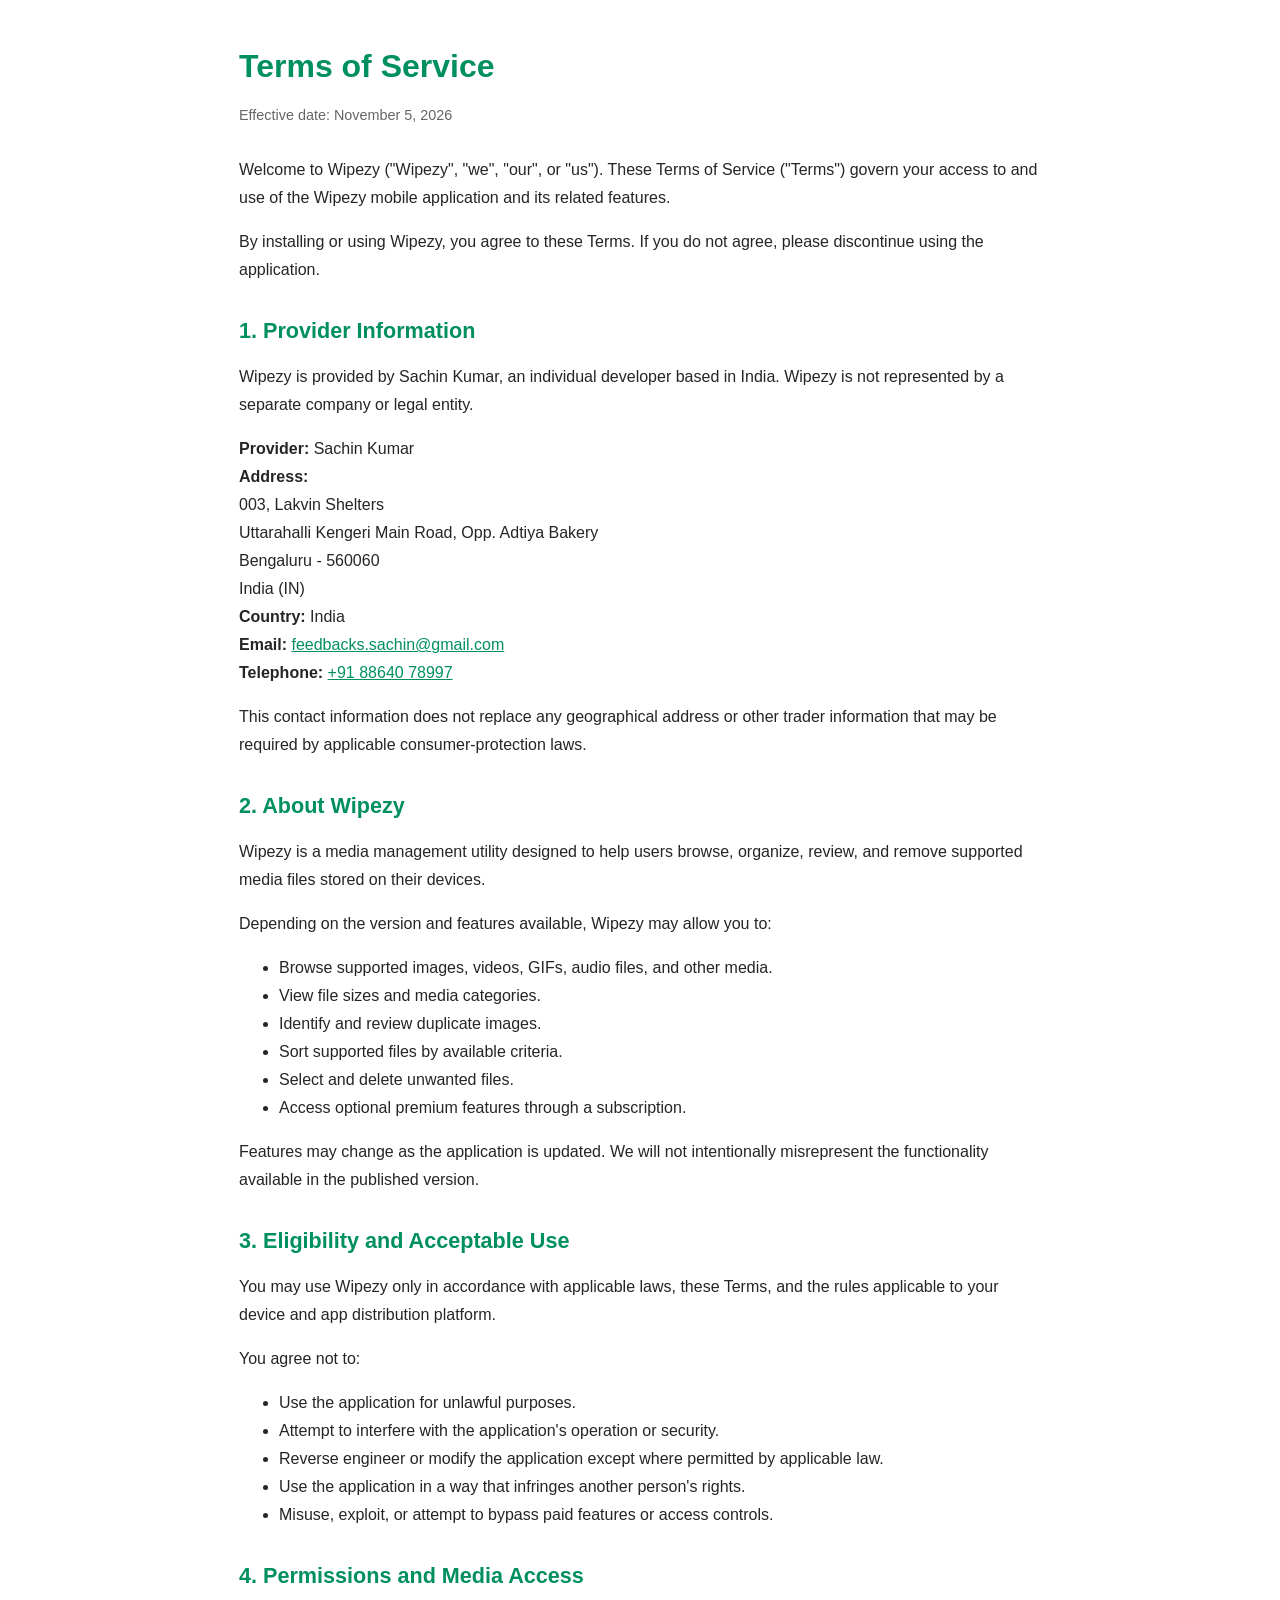
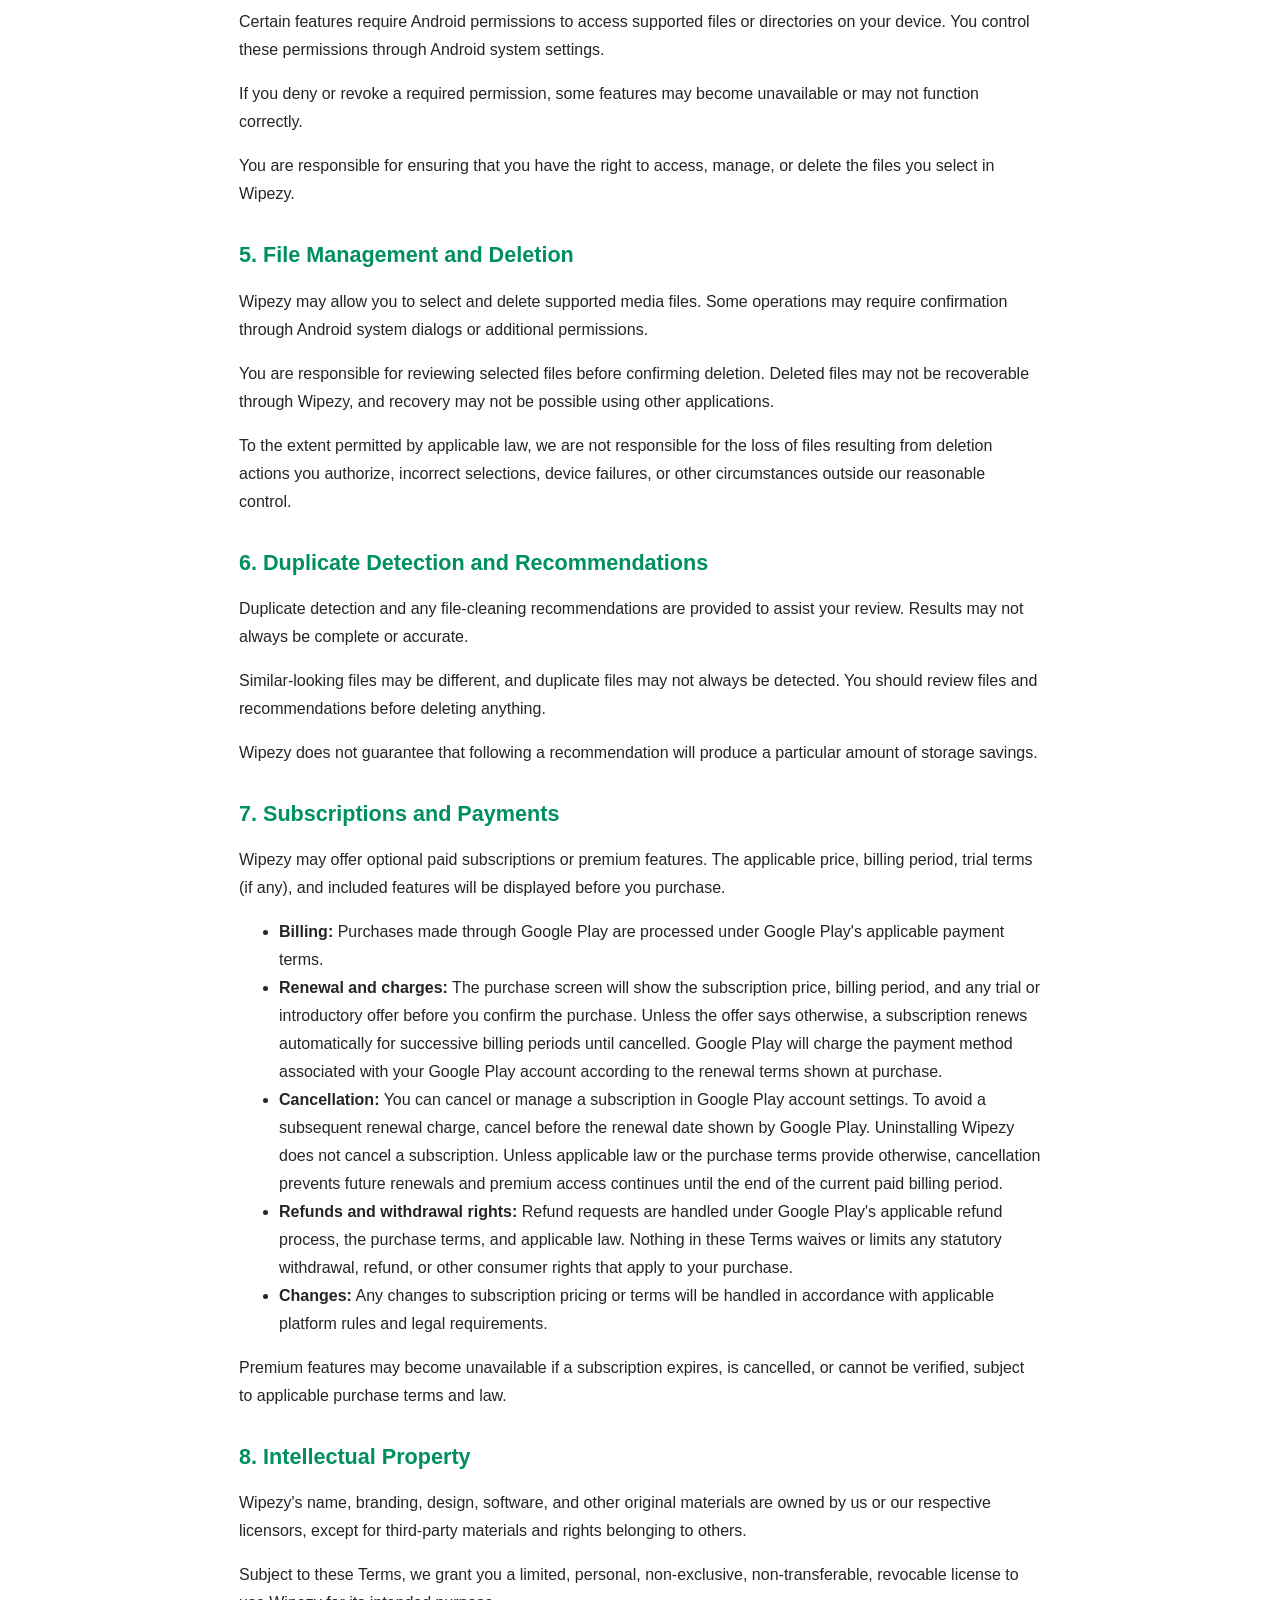
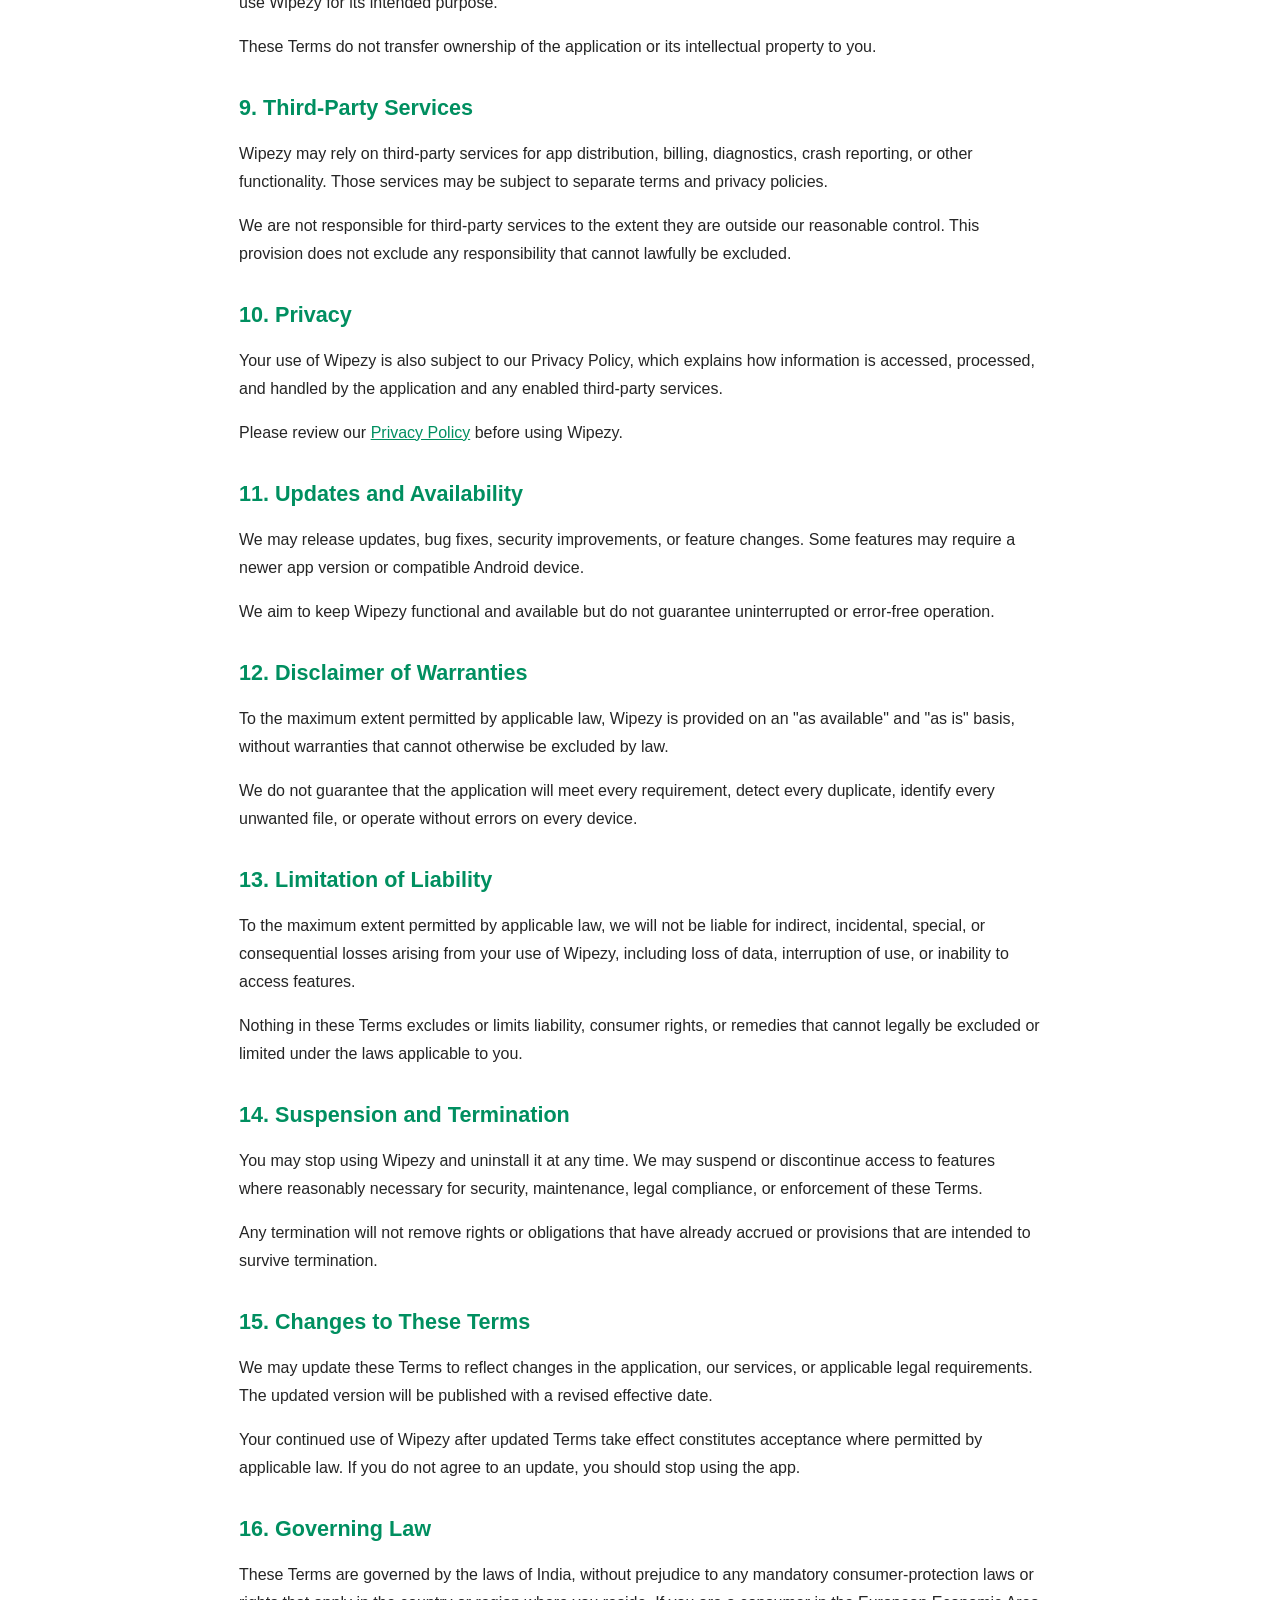
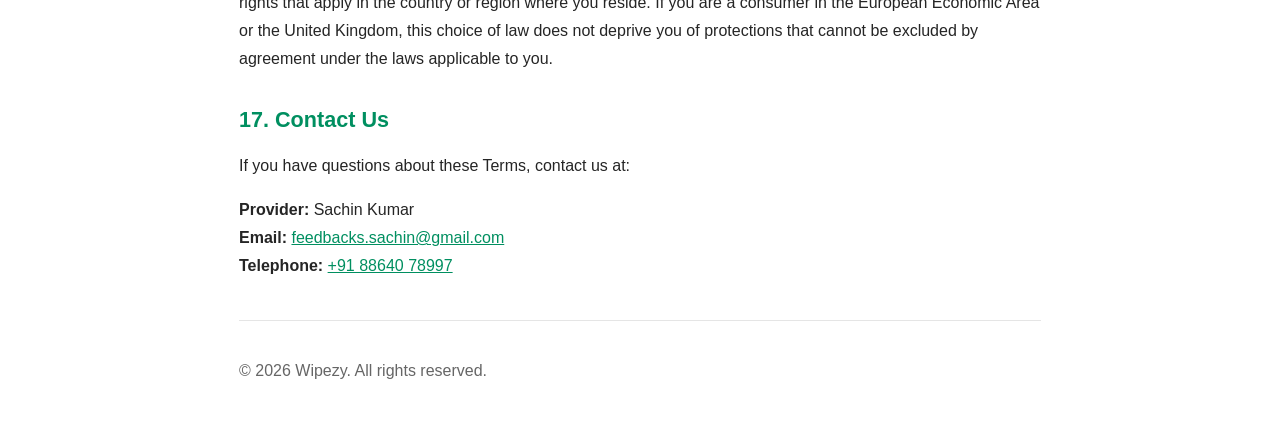
<file: terms.html>
<!DOCTYPE html>
<html lang="en">
<head>
    <meta charset="UTF-8">
    <meta name="viewport" content="width=device-width, initial-scale=1.0">
    <meta name="description" content="Terms of Service for Wipezy, a media management and cleaning application.">
    <title>Terms of Service - Wipezy</title>

    <style>
        :root {
            --primary: #008f60;
            --text: #252525;
            --muted: #666666;
            --background: #ffffff;
        }

        * {
            box-sizing: border-box;
        }

        body {
            font-family: Arial, Helvetica, sans-serif;
            line-height: 1.75;
            color: var(--text);
            background: var(--background);
            max-width: 850px;
            margin: 0 auto;
            padding: 24px;
        }

        h1, h2, h3 {
            line-height: 1.35;
        }

        h1, h2 {
            color: var(--primary);
        }

        h1 {
            margin-bottom: 8px;
        }

        h2 {
            margin-top: 32px;
            font-size: 1.35rem;
        }

        h3 {
            font-size: 1.05rem;
            margin-top: 22px;
        }

        p, li {
            font-size: 1rem;
        }

        a {
            color: var(--primary);
            overflow-wrap: anywhere;
        }

        .updated {
            color: var(--muted);
            font-size: 0.9rem;
            margin-bottom: 28px;
        }

        footer {
            border-top: 1px solid #e5e5e5;
            margin-top: 40px;
            padding-top: 20px;
            color: var(--muted);
            font-size: 0.9rem;
        }
    </style>
</head>

<body>

<header>
    <h1>Terms of Service</h1>
    <p class="updated">
        Effective date: November 5, 2026
    </p>
</header>

<main>
    <p>
        Welcome to Wipezy ("Wipezy", "we", "our", or "us").
        These Terms of Service ("Terms") govern your access to and
        use of the Wipezy mobile application and its related features.
    </p>

    <p>
        By installing or using Wipezy, you agree to these Terms.
        If you do not agree, please discontinue using the application.
    </p>

    <h2>1. Provider Information</h2>

    <p>
        Wipezy is provided by Sachin Kumar, an individual developer
        based in India. Wipezy is not represented by a separate company
        or legal entity.
    </p>

    <p>
        <strong>Provider:</strong> Sachin Kumar<br>
        <strong>Address:</strong><br>
        003, Lakvin Shelters<br>
        Uttarahalli Kengeri Main Road, Opp. Adtiya Bakery<br>
        Bengaluru - 560060<br>
        India (IN)<br>
        <strong>Country:</strong> India<br>
        <strong>Email:</strong>
        <a href="mailto:feedbacks.sachin@gmail.com">feedbacks.sachin@gmail.com</a><br>
        <strong>Telephone:</strong>
        <a href="tel:+918864078997">+91 88640 78997</a>
    </p>

    <p>
        This contact information does not replace any geographical
        address or other trader information that may be required by
        applicable consumer-protection laws.
    </p>

    <h2>2. About Wipezy</h2>

    <p>
        Wipezy is a media management utility designed to help users
        browse, organize, review, and remove supported media files
        stored on their devices.
    </p>

    <p>Depending on the version and features available, Wipezy may allow you to:</p>

    <ul>
        <li>Browse supported images, videos, GIFs, audio files, and other media.</li>
        <li>View file sizes and media categories.</li>
        <li>Identify and review duplicate images.</li>
        <li>Sort supported files by available criteria.</li>
        <li>Select and delete unwanted files.</li>
        <li>Access optional premium features through a subscription.</li>
    </ul>

    <p>
        Features may change as the application is updated.
        We will not intentionally misrepresent the functionality
        available in the published version.
    </p>

    <h2>3. Eligibility and Acceptable Use</h2>

    <p>
        You may use Wipezy only in accordance with applicable laws,
        these Terms, and the rules applicable to your device and
        app distribution platform.
    </p>

    <p>You agree not to:</p>

    <ul>
        <li>Use the application for unlawful purposes.</li>
        <li>Attempt to interfere with the application's operation or security.</li>
        <li>Reverse engineer or modify the application except where permitted by applicable law.</li>
        <li>Use the application in a way that infringes another person's rights.</li>
        <li>Misuse, exploit, or attempt to bypass paid features or access controls.</li>
    </ul>

    <h2>4. Permissions and Media Access</h2>

    <p>
        Certain features require Android permissions to access supported
        files or directories on your device. You control these permissions
        through Android system settings.
    </p>

    <p>
        If you deny or revoke a required permission, some features may
        become unavailable or may not function correctly.
    </p>

    <p>
        You are responsible for ensuring that you have the right to access,
        manage, or delete the files you select in Wipezy.
    </p>

    <h2>5. File Management and Deletion</h2>

    <p>
        Wipezy may allow you to select and delete supported media files.
        Some operations may require confirmation through Android system
        dialogs or additional permissions.
    </p>

    <p>
        You are responsible for reviewing selected files before confirming
        deletion. Deleted files may not be recoverable through Wipezy,
        and recovery may not be possible using other applications.
    </p>

    <p>
        To the extent permitted by applicable law, we are not responsible
        for the loss of files resulting from deletion actions you authorize,
        incorrect selections, device failures, or other circumstances
        outside our reasonable control.
    </p>

    <h2>6. Duplicate Detection and Recommendations</h2>

    <p>
        Duplicate detection and any file-cleaning recommendations are
        provided to assist your review. Results may not always be complete
        or accurate.
    </p>

    <p>
        Similar-looking files may be different, and duplicate files may
        not always be detected. You should review files and recommendations
        before deleting anything.
    </p>

    <p>
        Wipezy does not guarantee that following a recommendation will
        produce a particular amount of storage savings.
    </p>

    <h2>7. Subscriptions and Payments</h2>

    <p>
        Wipezy may offer optional paid subscriptions or premium features.
        The applicable price, billing period, trial terms (if any), and
        included features will be displayed before you purchase.
    </p>

    <ul>
        <li>
            <strong>Billing:</strong>
            Purchases made through Google Play are processed under
            Google Play's applicable payment terms.
        </li>
        <li>
            <strong>Renewal and charges:</strong>
            The purchase screen will show the subscription price,
            billing period, and any trial or introductory offer before
            you confirm the purchase. Unless the offer says otherwise,
            a subscription renews automatically for successive billing
            periods until cancelled. Google Play will charge the payment
            method associated with your Google Play account according
            to the renewal terms shown at purchase.
        </li>
        <li>
            <strong>Cancellation:</strong>
            You can cancel or manage a subscription in Google Play
            account settings. To avoid a subsequent renewal charge,
            cancel before the renewal date shown by Google Play.
            Uninstalling Wipezy does not cancel a subscription.
            Unless applicable law or the purchase terms provide
            otherwise, cancellation prevents future renewals and
            premium access continues until the end of the current
            paid billing period.
        </li>
        <li>
            <strong>Refunds and withdrawal rights:</strong>
            Refund requests are handled under Google Play's applicable
            refund process, the purchase terms, and applicable law.
            Nothing in these Terms waives or limits any statutory
            withdrawal, refund, or other consumer rights that apply
            to your purchase.
        </li>
        <li>
            <strong>Changes:</strong>
            Any changes to subscription pricing or terms will be
            handled in accordance with applicable platform rules
            and legal requirements.
        </li>
    </ul>

    <p>
        Premium features may become unavailable if a subscription expires,
        is cancelled, or cannot be verified, subject to applicable
        purchase terms and law.
    </p>

    <h2>8. Intellectual Property</h2>

    <p>
        Wipezy's name, branding, design, software, and other original
        materials are owned by us or our respective licensors, except
        for third-party materials and rights belonging to others.
    </p>

    <p>
        Subject to these Terms, we grant you a limited, personal,
        non-exclusive, non-transferable, revocable license to use
        Wipezy for its intended purpose.
    </p>

    <p>
        These Terms do not transfer ownership of the application or
        its intellectual property to you.
    </p>

    <h2>9. Third-Party Services</h2>

    <p>
        Wipezy may rely on third-party services for app distribution,
        billing, diagnostics, crash reporting, or other functionality.
        Those services may be subject to separate terms and privacy
        policies.
    </p>

    <p>
        We are not responsible for third-party services to the extent
        they are outside our reasonable control. This provision does
        not exclude any responsibility that cannot lawfully be excluded.
    </p>

    <h2>10. Privacy</h2>

    <p>
        Your use of Wipezy is also subject to our Privacy Policy,
        which explains how information is accessed, processed, and
        handled by the application and any enabled third-party services.
    </p>

    <p>
        Please review our
        <a href="privacy.html">Privacy Policy</a>
        before using Wipezy.
    </p>

    <h2>11. Updates and Availability</h2>

    <p>
        We may release updates, bug fixes, security improvements,
        or feature changes. Some features may require a newer app
        version or compatible Android device.
    </p>

    <p>
        We aim to keep Wipezy functional and available but do not
        guarantee uninterrupted or error-free operation.
    </p>

    <h2>12. Disclaimer of Warranties</h2>

    <p>
        To the maximum extent permitted by applicable law, Wipezy
        is provided on an "as available" and "as is" basis, without
        warranties that cannot otherwise be excluded by law.
    </p>

    <p>
        We do not guarantee that the application will meet every
        requirement, detect every duplicate, identify every unwanted
        file, or operate without errors on every device.
    </p>

    <h2>13. Limitation of Liability</h2>

    <p>
        To the maximum extent permitted by applicable law, we will not
        be liable for indirect, incidental, special, or consequential
        losses arising from your use of Wipezy, including loss of data,
        interruption of use, or inability to access features.
    </p>

    <p>
        Nothing in these Terms excludes or limits liability, consumer
        rights, or remedies that cannot legally be excluded or limited
        under the laws applicable to you.
    </p>

    <h2>14. Suspension and Termination</h2>

    <p>
        You may stop using Wipezy and uninstall it at any time.
        We may suspend or discontinue access to features where
        reasonably necessary for security, maintenance, legal
        compliance, or enforcement of these Terms.
    </p>

    <p>
        Any termination will not remove rights or obligations that
        have already accrued or provisions that are intended to
        survive termination.
    </p>

    <h2>15. Changes to These Terms</h2>

    <p>
        We may update these Terms to reflect changes in the application,
        our services, or applicable legal requirements. The updated
        version will be published with a revised effective date.
    </p>

    <p>
        Your continued use of Wipezy after updated Terms take effect
        constitutes acceptance where permitted by applicable law.
        If you do not agree to an update, you should stop using the app.
    </p>

    <h2>16. Governing Law</h2>

    <p>
        These Terms are governed by the laws of India, without
        prejudice to any mandatory consumer-protection laws or
        rights that apply in the country or region where you reside.
        If you are a consumer in the European Economic Area or the
        United Kingdom, this choice of law does not deprive you of
        protections that cannot be excluded by agreement under the
        laws applicable to you.
    </p>

    <h2>17. Contact Us</h2>

    <p>
        If you have questions about these Terms, contact us at:
    </p>

    <p>
        <strong>Provider:</strong> Sachin Kumar<br>
        <strong>Email:</strong>
        <a href="mailto:feedbacks.sachin@gmail.com">feedbacks.sachin@gmail.com</a><br>
        <strong>Telephone:</strong>
        <a href="tel:+918864078997">+91 88640 78997</a>
    </p>
</main>

<footer>
    <p>
        &copy; 2026 Wipezy. All rights reserved.
    </p>
</footer>

</body>
</html>
</file>
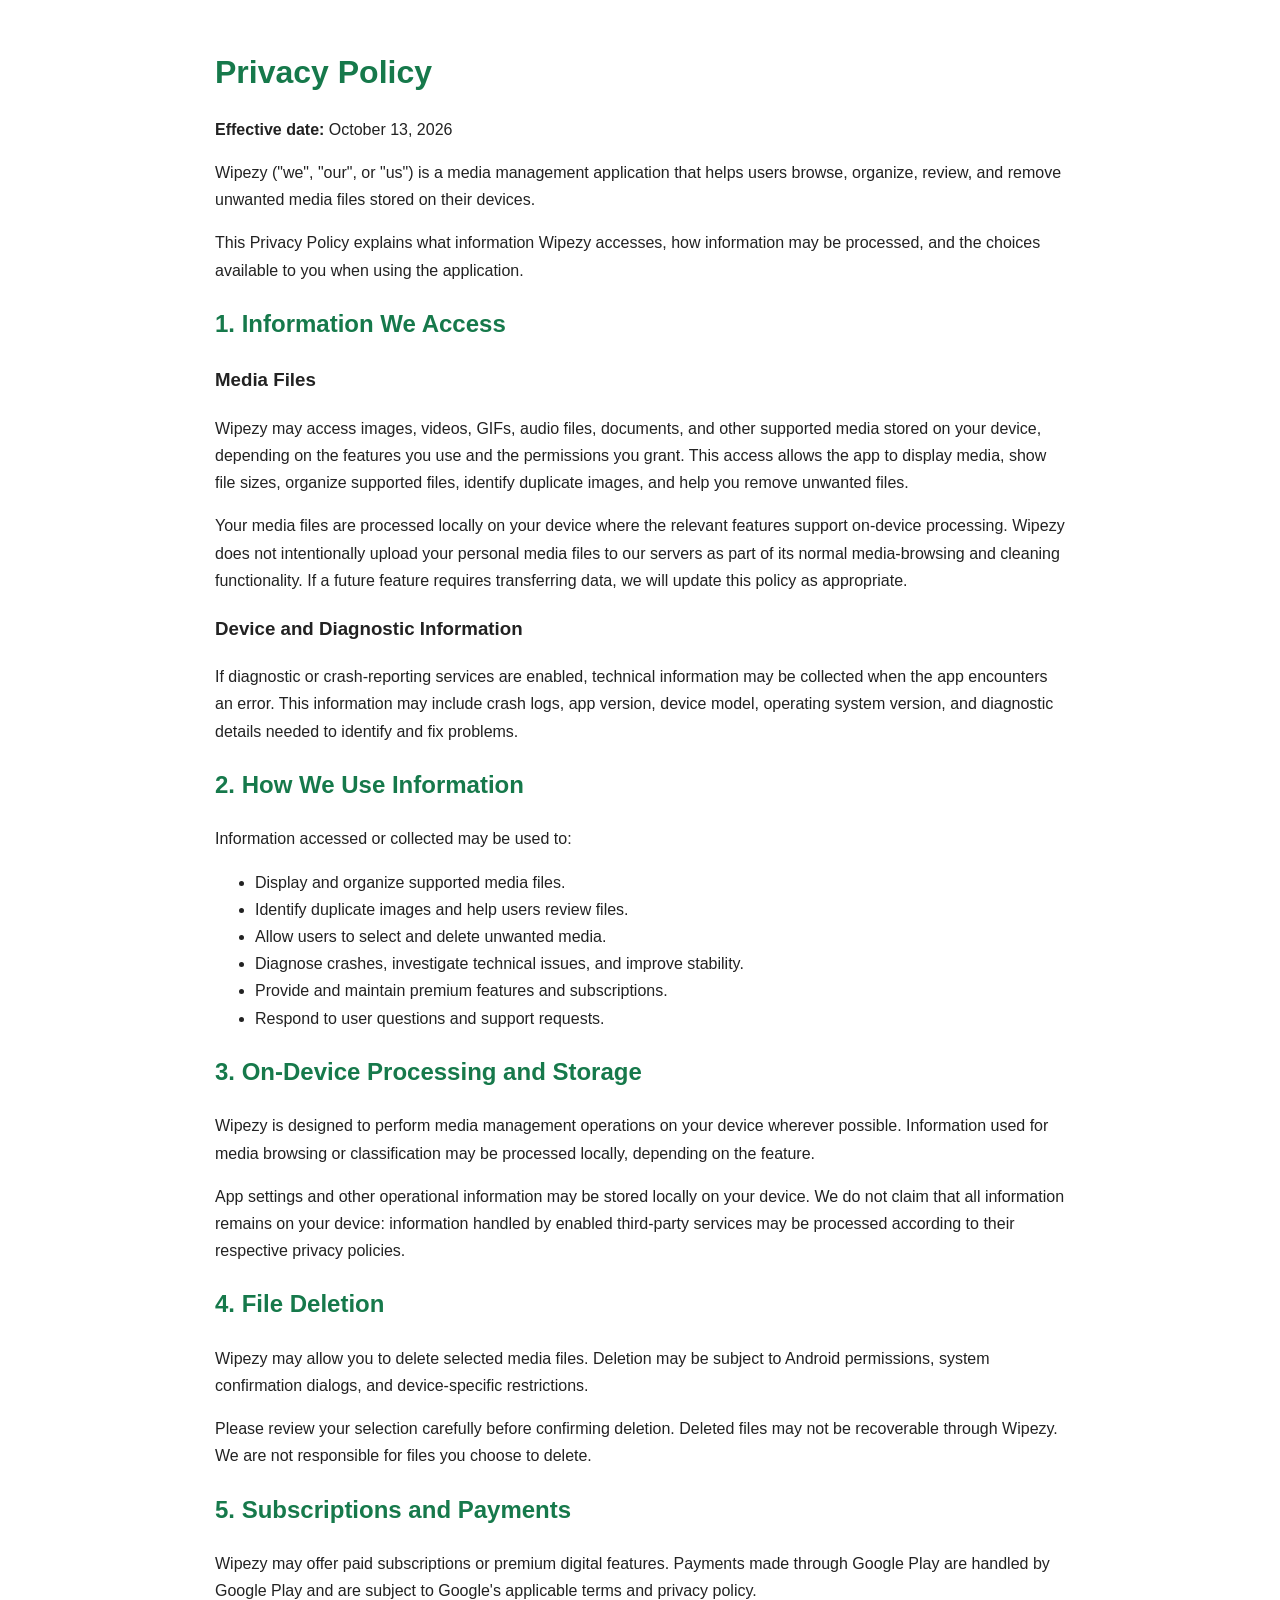
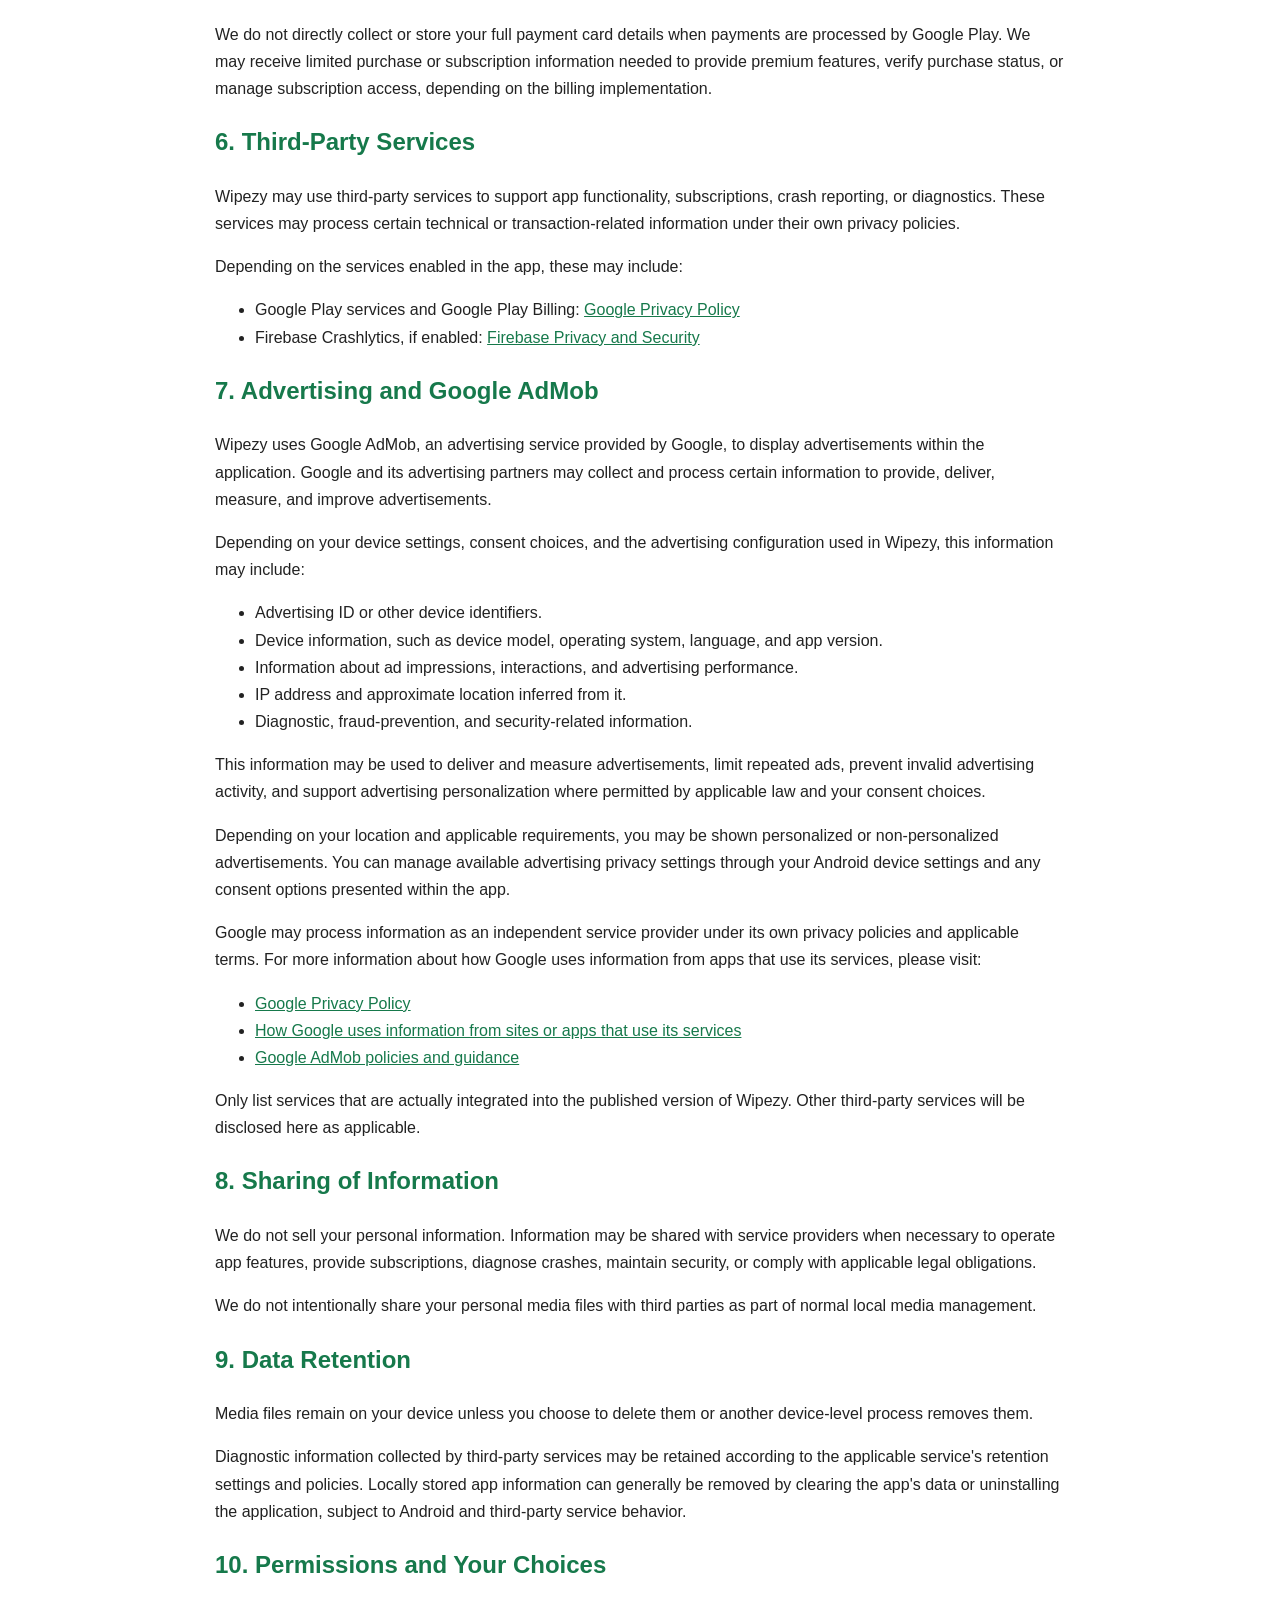
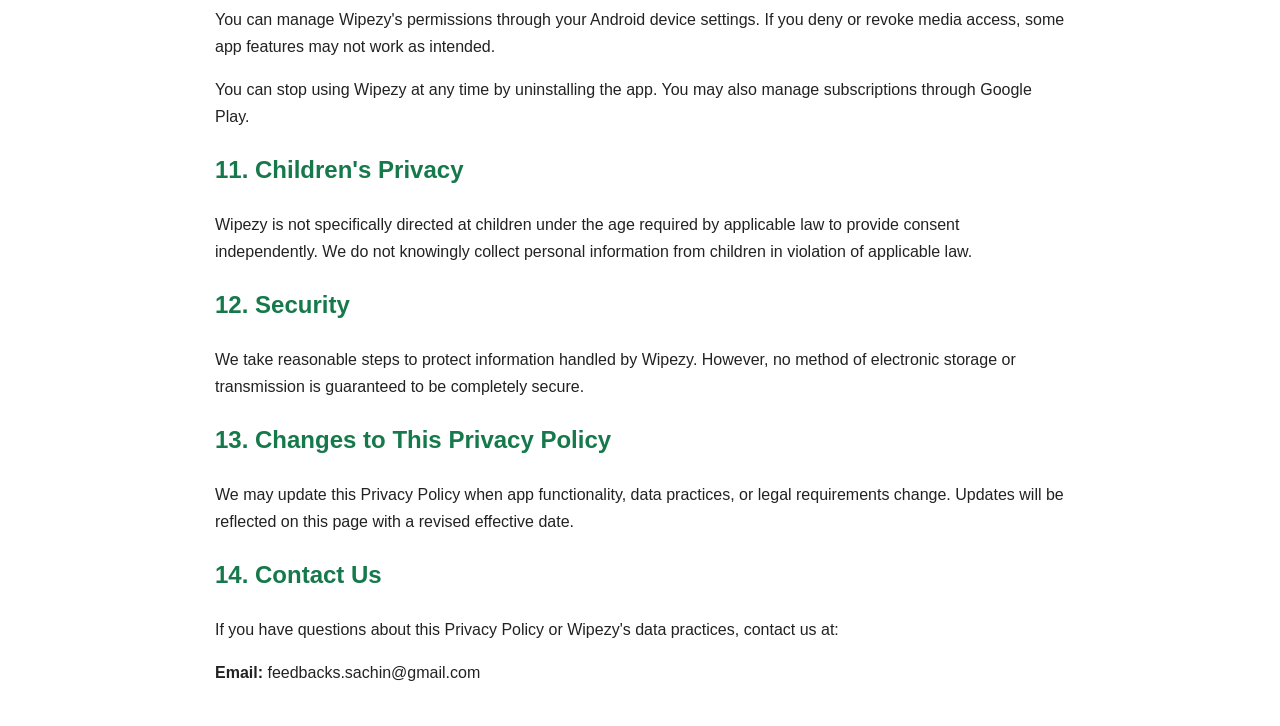
<file: site/privacy.html>
<!DOCTYPE html>
<html lang="en">
<head>
    <meta charset="UTF-8">
    <meta name="viewport" content="width=device-width, initial-scale=1.0">
    <title>Privacy Policy - Wipezy</title>
    <style>
        body {
            font-family: Arial, sans-serif;
            line-height: 1.7;
            color: #222;
            max-width: 850px;
            margin: 0 auto;
            padding: 24px;
        }
        h1, h2 { color: #16794b; }
        h1 { margin-bottom: 8px; }
        a { color: #16794b; }
    </style>
</head>
<body>

<h1>Privacy Policy</h1>
<p><strong>Effective date:</strong> October 13, 2026</p>

<p>
Wipezy ("we", "our", or "us") is a media management application
that helps users browse, organize, review, and remove unwanted media
files stored on their devices.
</p>

<p>
This Privacy Policy explains what information Wipezy accesses,
how information may be processed, and the choices available to you
when using the application.
</p>

<h2>1. Information We Access</h2>

<h3>Media Files</h3>
<p>
Wipezy may access images, videos, GIFs, audio files, documents,
and other supported media stored on your device, depending on the
features you use and the permissions you grant.
This access allows the app to display media, show file sizes,
organize supported files, identify duplicate images, and help you
remove unwanted files.
</p>

<p>
Your media files are processed locally on your device where the
relevant features support on-device processing. Wipezy does not
intentionally upload your personal media files to our servers as
part of its normal media-browsing and cleaning functionality.
If a future feature requires transferring data, we will update
this policy as appropriate.
</p>

<h3>Device and Diagnostic Information</h3>
<p>
If diagnostic or crash-reporting services are enabled, technical
information may be collected when the app encounters an error.
This information may include crash logs, app version, device model,
operating system version, and diagnostic details needed to identify
and fix problems.
</p>

<h2>2. How We Use Information</h2>
<p>Information accessed or collected may be used to:</p>
<ul>
    <li>Display and organize supported media files.</li>
    <li>Identify duplicate images and help users review files.</li>
    <li>Allow users to select and delete unwanted media.</li>
    <li>Diagnose crashes, investigate technical issues, and improve stability.</li>
    <li>Provide and maintain premium features and subscriptions.</li>
    <li>Respond to user questions and support requests.</li>
</ul>

<h2>3. On-Device Processing and Storage</h2>
<p>
Wipezy is designed to perform media management operations on your
device wherever possible. Information used for media browsing or
classification may be processed locally, depending on the feature.
</p>

<p>
App settings and other operational information may be stored locally
on your device. We do not claim that all information remains on your
device: information handled by enabled third-party services may be
processed according to their respective privacy policies.
</p>

<h2>4. File Deletion</h2>
<p>
Wipezy may allow you to delete selected media files. Deletion may be
subject to Android permissions, system confirmation dialogs, and
device-specific restrictions.
</p>

<p>
Please review your selection carefully before confirming deletion.
Deleted files may not be recoverable through Wipezy. We are not
responsible for files you choose to delete.
</p>

<h2>5. Subscriptions and Payments</h2>
<p>
Wipezy may offer paid subscriptions or premium digital features.
Payments made through Google Play are handled by Google Play and
are subject to Google's applicable terms and privacy policy.
</p>

<p>
We do not directly collect or store your full payment card details
when payments are processed by Google Play. We may receive limited
purchase or subscription information needed to provide premium
features, verify purchase status, or manage subscription access,
depending on the billing implementation.
</p>

<h2>6. Third-Party Services</h2>
<p>
Wipezy may use third-party services to support app functionality,
subscriptions, crash reporting, or diagnostics. These services may
process certain technical or transaction-related information under
their own privacy policies.
</p>

<p>Depending on the services enabled in the app, these may include:</p>
<ul>
    <li>
        Google Play services and Google Play Billing:
        <a href="https://policies.google.com/privacy">
            Google Privacy Policy
        </a>
    </li>
    <li>
        Firebase Crashlytics, if enabled:
        <a href="https://firebase.google.com/support/privacy">
            Firebase Privacy and Security
        </a>
    </li>
</ul>

<h2>7. Advertising and Google AdMob</h2>

<p>
Wipezy uses Google AdMob, an advertising service provided by Google,
to display advertisements within the application. Google and its
advertising partners may collect and process certain information
to provide, deliver, measure, and improve advertisements.
</p>

<p>
Depending on your device settings, consent choices, and the
advertising configuration used in Wipezy, this information may
include:
</p>

<ul>
    <li>Advertising ID or other device identifiers.</li>
    <li>Device information, such as device model, operating system,
        language, and app version.</li>
    <li>Information about ad impressions, interactions, and
        advertising performance.</li>
    <li>IP address and approximate location inferred from it.</li>
    <li>Diagnostic, fraud-prevention, and security-related information.</li>
</ul>

<p>
This information may be used to deliver and measure advertisements,
limit repeated ads, prevent invalid advertising activity, and support
advertising personalization where permitted by applicable law and
your consent choices.
</p>

<p>
Depending on your location and applicable requirements, you may be
shown personalized or non-personalized advertisements. You can manage
available advertising privacy settings through your Android device
settings and any consent options presented within the app.
</p>

<p>
Google may process information as an independent service provider
under its own privacy policies and applicable terms. For more
information about how Google uses information from apps that use
its services, please visit:
</p>

<ul>
    <li>
        <a href="https://policies.google.com/privacy">
            Google Privacy Policy
        </a>
    </li>
    <li>
        <a href="https://policies.google.com/technologies/partner-sites">
            How Google uses information from sites or apps that use
            its services
        </a>
    </li>
    <li>
        <a href="https://support.google.com/admob/answer/6128543">
            Google AdMob policies and guidance
        </a>
    </li>
</ul>

<p>
Only list services that are actually integrated into the published
version of Wipezy. Other third-party services will be disclosed here
as applicable.
</p>

<h2>8. Sharing of Information</h2>
<p>
We do not sell your personal information. Information may be shared
with service providers when necessary to operate app features,
provide subscriptions, diagnose crashes, maintain security, or comply
with applicable legal obligations.
</p>

<p>
We do not intentionally share your personal media files with third
parties as part of normal local media management.
</p>

<h2>9. Data Retention</h2>
<p>
Media files remain on your device unless you choose to delete them
or another device-level process removes them.
</p>

<p>
Diagnostic information collected by third-party services may be
retained according to the applicable service's retention settings
and policies. Locally stored app information can generally be removed
by clearing the app's data or uninstalling the application, subject
to Android and third-party service behavior.
</p>

<h2>10. Permissions and Your Choices</h2>
<p>
You can manage Wipezy's permissions through your Android device
settings. If you deny or revoke media access, some app features
may not work as intended.
</p>

<p>
You can stop using Wipezy at any time by uninstalling the app.
You may also manage subscriptions through Google Play.
</p>

<h2>11. Children's Privacy</h2>
<p>
Wipezy is not specifically directed at children under the age
required by applicable law to provide consent independently.
We do not knowingly collect personal information from children
in violation of applicable law.
</p>

<h2>12. Security</h2>
<p>
We take reasonable steps to protect information handled by Wipezy.
However, no method of electronic storage or transmission is
guaranteed to be completely secure.
</p>

<h2>13. Changes to This Privacy Policy</h2>
<p>
We may update this Privacy Policy when app functionality, data
practices, or legal requirements change. Updates will be reflected
on this page with a revised effective date.
</p>

<h2>14. Contact Us</h2>
<p>
If you have questions about this Privacy Policy or Wipezy's data
practices, contact us at:
</p>
<p>
<strong>Email:</strong> feedbacks.sachin@gmail.com
</p>
</body>
</html>
</file>
